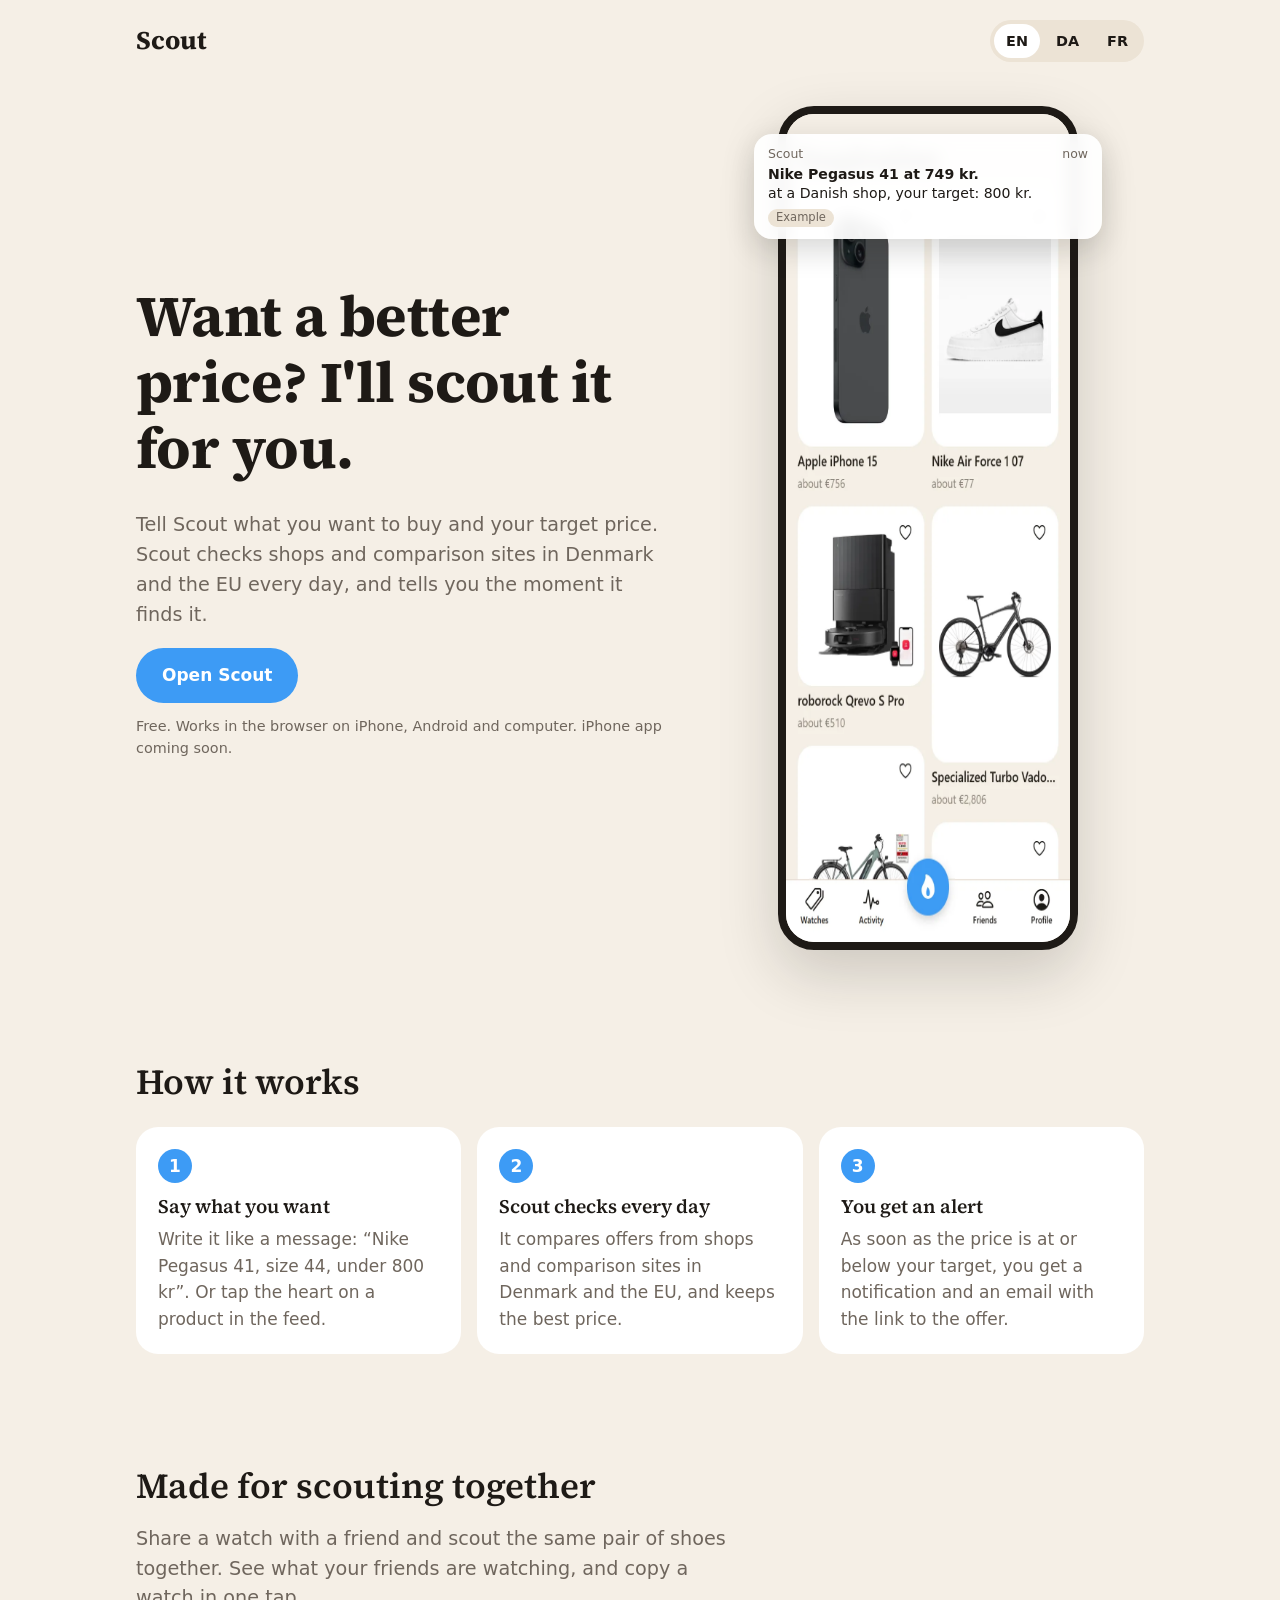
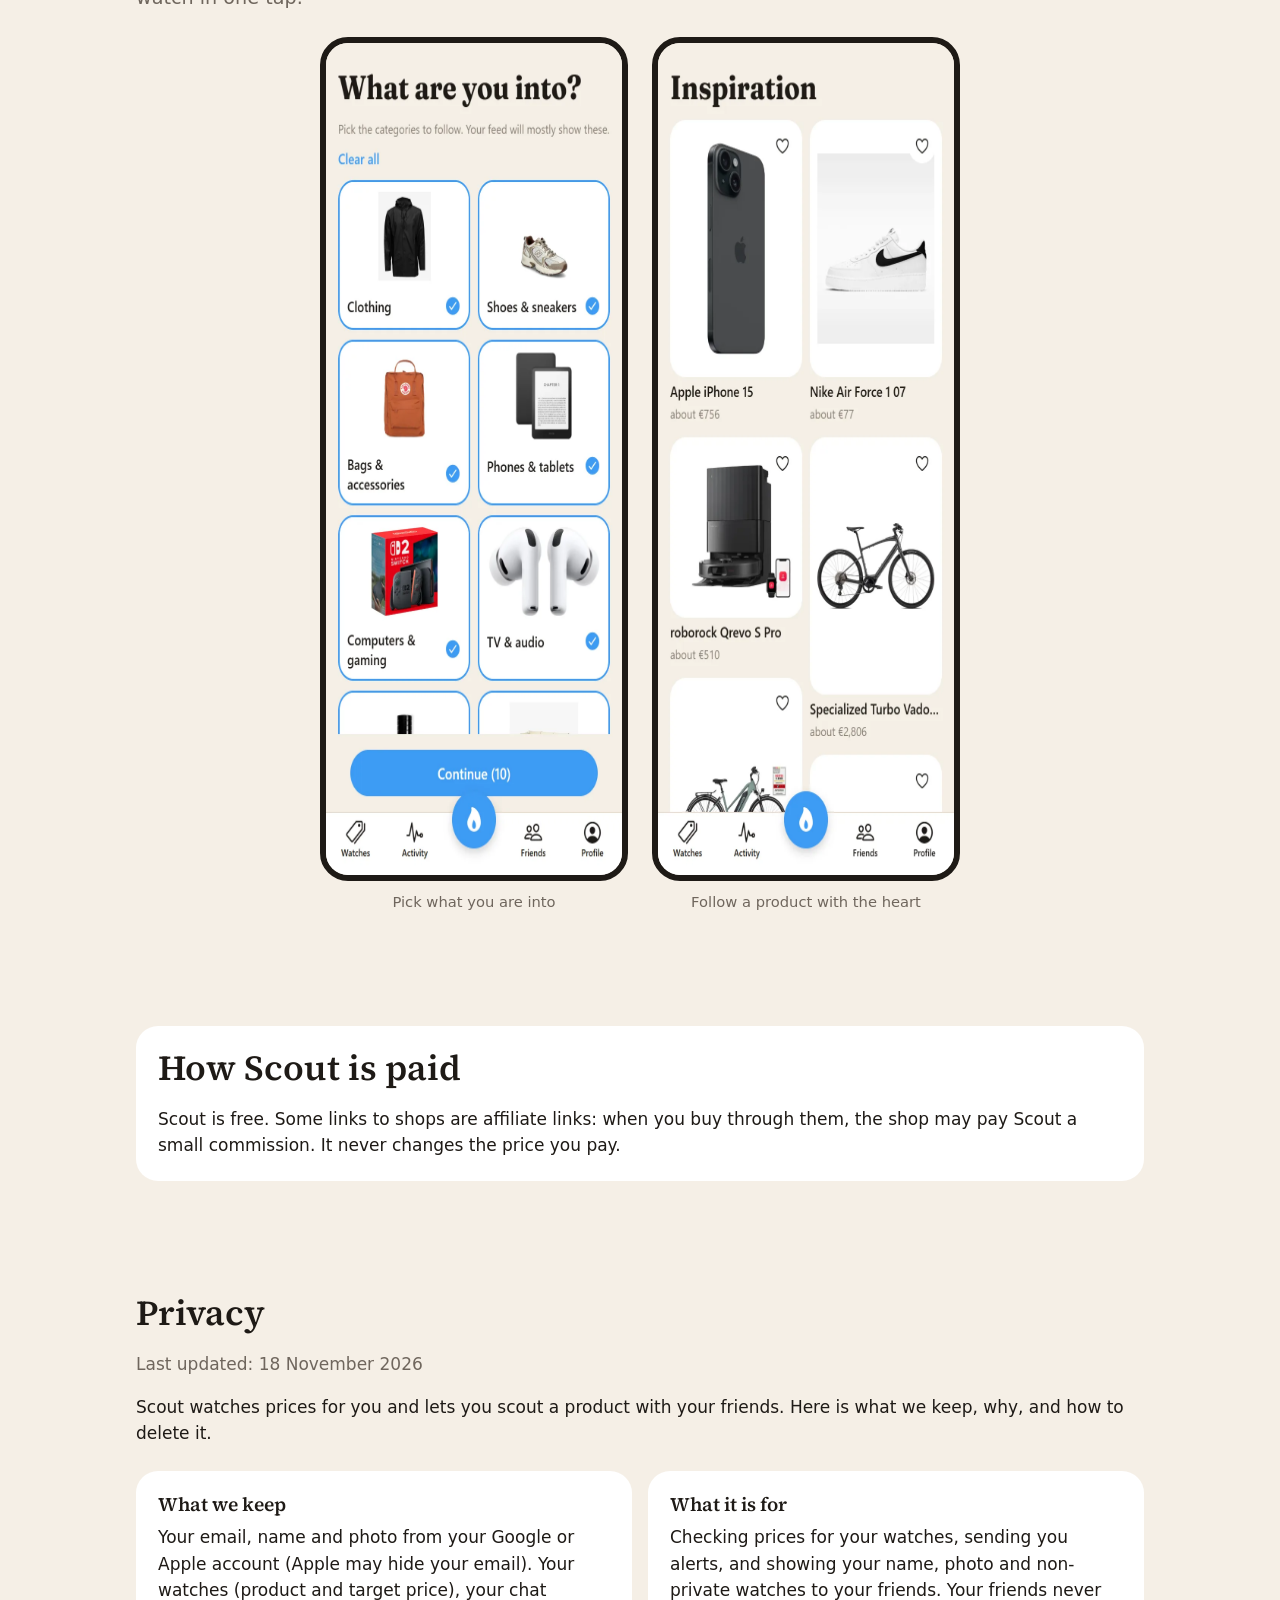
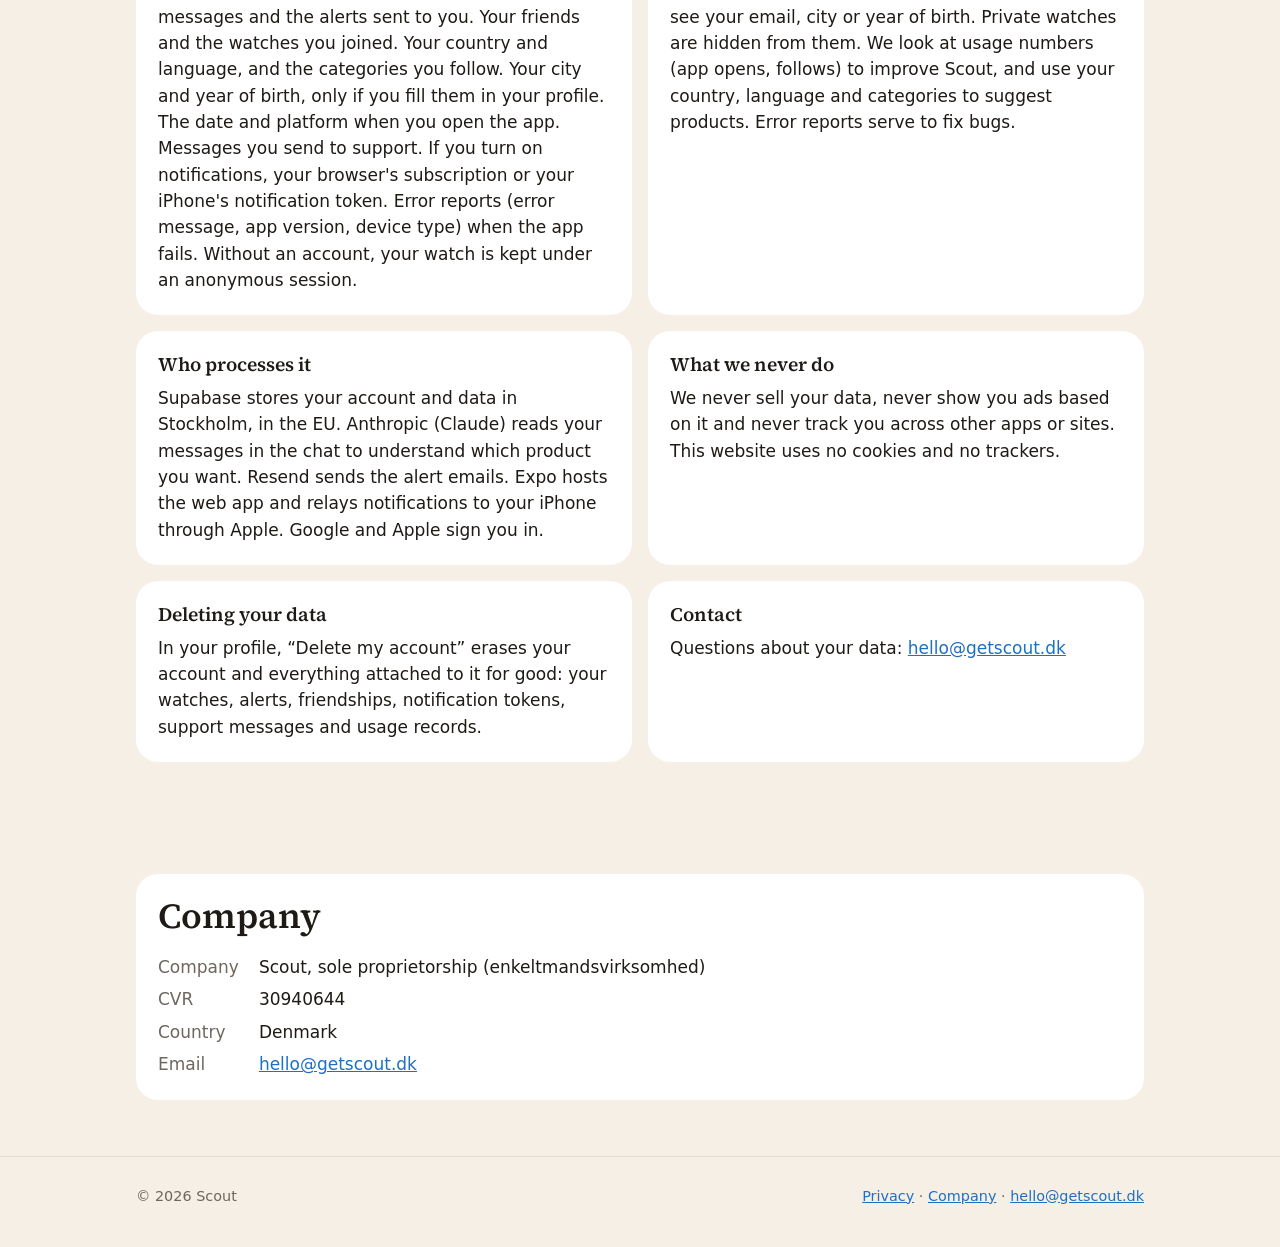
<file: index.html>
<!doctype html>
<html lang="en">
<head>
  <meta charset="utf-8">
  <meta name="viewport" content="width=device-width, initial-scale=1">
  <title>Scout · Price alerts for what you want to buy</title>
  <meta name="description" content="Tell Scout what you want to buy and your target price. Scout scouts for it every day in Denmark and the EU and alerts you the moment it finds it.">
  <link rel="canonical" href="https://getscout.dk/">
  <link rel="alternate" hreflang="en" href="https://getscout.dk/">
  <link rel="alternate" hreflang="da" href="https://getscout.dk/da/">
  <link rel="alternate" hreflang="fr" href="https://getscout.dk/fr/">
  <link rel="alternate" hreflang="x-default" href="https://getscout.dk/">
  <meta property="og:title" content="Scout · Price alerts for what you want to buy">
  <meta property="og:description" content="Say what you want and your target price. Scout scouts for it every day and tells you.">
  <meta property="og:image" content="https://getscout.dk/assets/img/en-feed.webp">
  <meta name="theme-color" content="#F5EFE6">
  <link rel="icon" href="assets/favicon.svg" type="image/svg+xml">
  <link rel="stylesheet" href="assets/style.css">
</head>
<body>
  <header class="wrap top">
    <a class="brand" href="./">Scout</a>
    <nav class="langs" aria-label="Language">
      <a href="./" hreflang="en" aria-current="page">EN</a>
      <a href="da/" hreflang="da">DA</a>
      <a href="fr/" hreflang="fr">FR</a>
    </nav>
  </header>

  <main>
    <section class="wrap hero">
      <div>
        <h1>Want a better price? I'll scout it for you.</h1>
        <p class="lead">Tell Scout what you want to buy and your target price. Scout checks shops and comparison sites in Denmark and the EU every day, and tells you the moment it finds it.</p>
        <a class="button" href="https://scout-jt.expo.app">Open Scout</a>
        <p class="note">Free. Works in the browser on iPhone, Android and computer. iPhone app coming soon.</p>
      </div>
      <div class="phone">
        <img src="assets/img/en-feed.webp" width="390" height="844" alt="The Scout feed: popular products with their usual price and a heart to follow them">
        <div class="alert" aria-label="Example alert">
          <div class="meta"><span>Scout</span><span>now</span></div>
          <b>Nike Pegasus 41 at 749 kr.</b>
          at a Danish shop, your target: 800 kr.
          <span class="tag">Example</span>
        </div>
      </div>
    </section>

    <section class="wrap">
      <h2>How it works</h2>
      <ol class="steps">
        <li><h3>Say what you want</h3><p>Write it like a message: “Nike Pegasus 41, size 44, under 800 kr”. Or tap the heart on a product in the feed.</p></li>
        <li><h3>Scout checks every day</h3><p>It compares offers from shops and comparison sites in Denmark and the EU, and keeps the best price.</p></li>
        <li><h3>You get an alert</h3><p>As soon as the price is at or below your target, you get a notification and an email with the link to the offer.</p></li>
      </ol>
    </section>

    <section class="wrap">
      <h2>Made for scouting together</h2>
      <p class="lead">Share a watch with a friend and scout the same pair of shoes together. See what your friends are watching, and copy a watch in one tap.</p>
      <div class="screens">
        <figure>
          <img src="assets/img/en-categories.webp" width="390" height="844" loading="lazy" alt="Choosing categories on first launch">
          <figcaption>Pick what you are into</figcaption>
        </figure>
        <figure>
          <img src="assets/img/en-feed.webp" width="390" height="844" loading="lazy" alt="The feed of popular products">
          <figcaption>Follow a product with the heart</figcaption>
        </figure>
      </div>
    </section>

    <section class="wrap" id="affiliate">
      <div class="card">
        <h2>How Scout is paid</h2>
        <p>Scout is free. Some links to shops are affiliate links: when you buy through them, the shop may pay Scout a small commission. It never changes the price you pay.</p>
      </div>
    </section>

    <section class="wrap" id="privacy">
      <h2>Privacy</h2>
      <p class="muted">Last updated: 18 November 2026</p>
      <p>Scout watches prices for you and lets you scout a product with your friends. Here is what we keep, why, and how to delete it.</p>
      <div class="cards">
        <div class="card"><h3>What we keep</h3><p>Your email, name and photo from your Google or Apple account (Apple may hide your email). Your watches (product and target price), your chat messages and the alerts sent to you. Your friends and the watches you joined. Your country and language, and the categories you follow. Your city and year of birth, only if you fill them in your profile. The date and platform when you open the app. Messages you send to support. If you turn on notifications, your browser's subscription or your iPhone's notification token. Error reports (error message, app version, device type) when the app fails. Without an account, your watch is kept under an anonymous session.</p></div>
        <div class="card"><h3>What it is for</h3><p>Checking prices for your watches, sending you alerts, and showing your name, photo and non-private watches to your friends. Your friends never see your email, city or year of birth. Private watches are hidden from them. We look at usage numbers (app opens, follows) to improve Scout, and use your country, language and categories to suggest products. Error reports serve to fix bugs.</p></div>
        <div class="card"><h3>Who processes it</h3><p>Supabase stores your account and data in Stockholm, in the EU. Anthropic (Claude) reads your messages in the chat to understand which product you want. Resend sends the alert emails. Expo hosts the web app and relays notifications to your iPhone through Apple. Google and Apple sign you in.</p></div>
        <div class="card"><h3>What we never do</h3><p>We never sell your data, never show you ads based on it and never track you across other apps or sites. This website uses no cookies and no trackers.</p></div>
        <div class="card"><h3>Deleting your data</h3><p>In your profile, “Delete my account” erases your account and everything attached to it for good: your watches, alerts, friendships, notification tokens, support messages and usage records.</p></div>
        <div class="card"><h3>Contact</h3><p>Questions about your data: <a href="mailto:hello@getscout.dk">hello@getscout.dk</a></p></div>
      </div>
    </section>

    <section class="wrap legal" id="legal">
      <div class="card">
        <h2>Company</h2>
        <dl>
          <dt>Company</dt><dd>Scout, sole proprietorship (enkeltmandsvirksomhed)</dd>
          <dt>CVR</dt><dd>30940644</dd>
          <dt>Country</dt><dd>Denmark</dd>
          <dt>Email</dt><dd><a href="mailto:hello@getscout.dk">hello@getscout.dk</a></dd>
        </dl>
      </div>
    </section>
  </main>

  <footer>
    <div class="wrap">
      <span>© 2026 Scout</span>
      <span><a href="#privacy">Privacy</a> · <a href="#legal">Company</a> · <a href="mailto:hello@getscout.dk">hello@getscout.dk</a></span>
    </div>
  </footer>
</body>
</html>
</file>
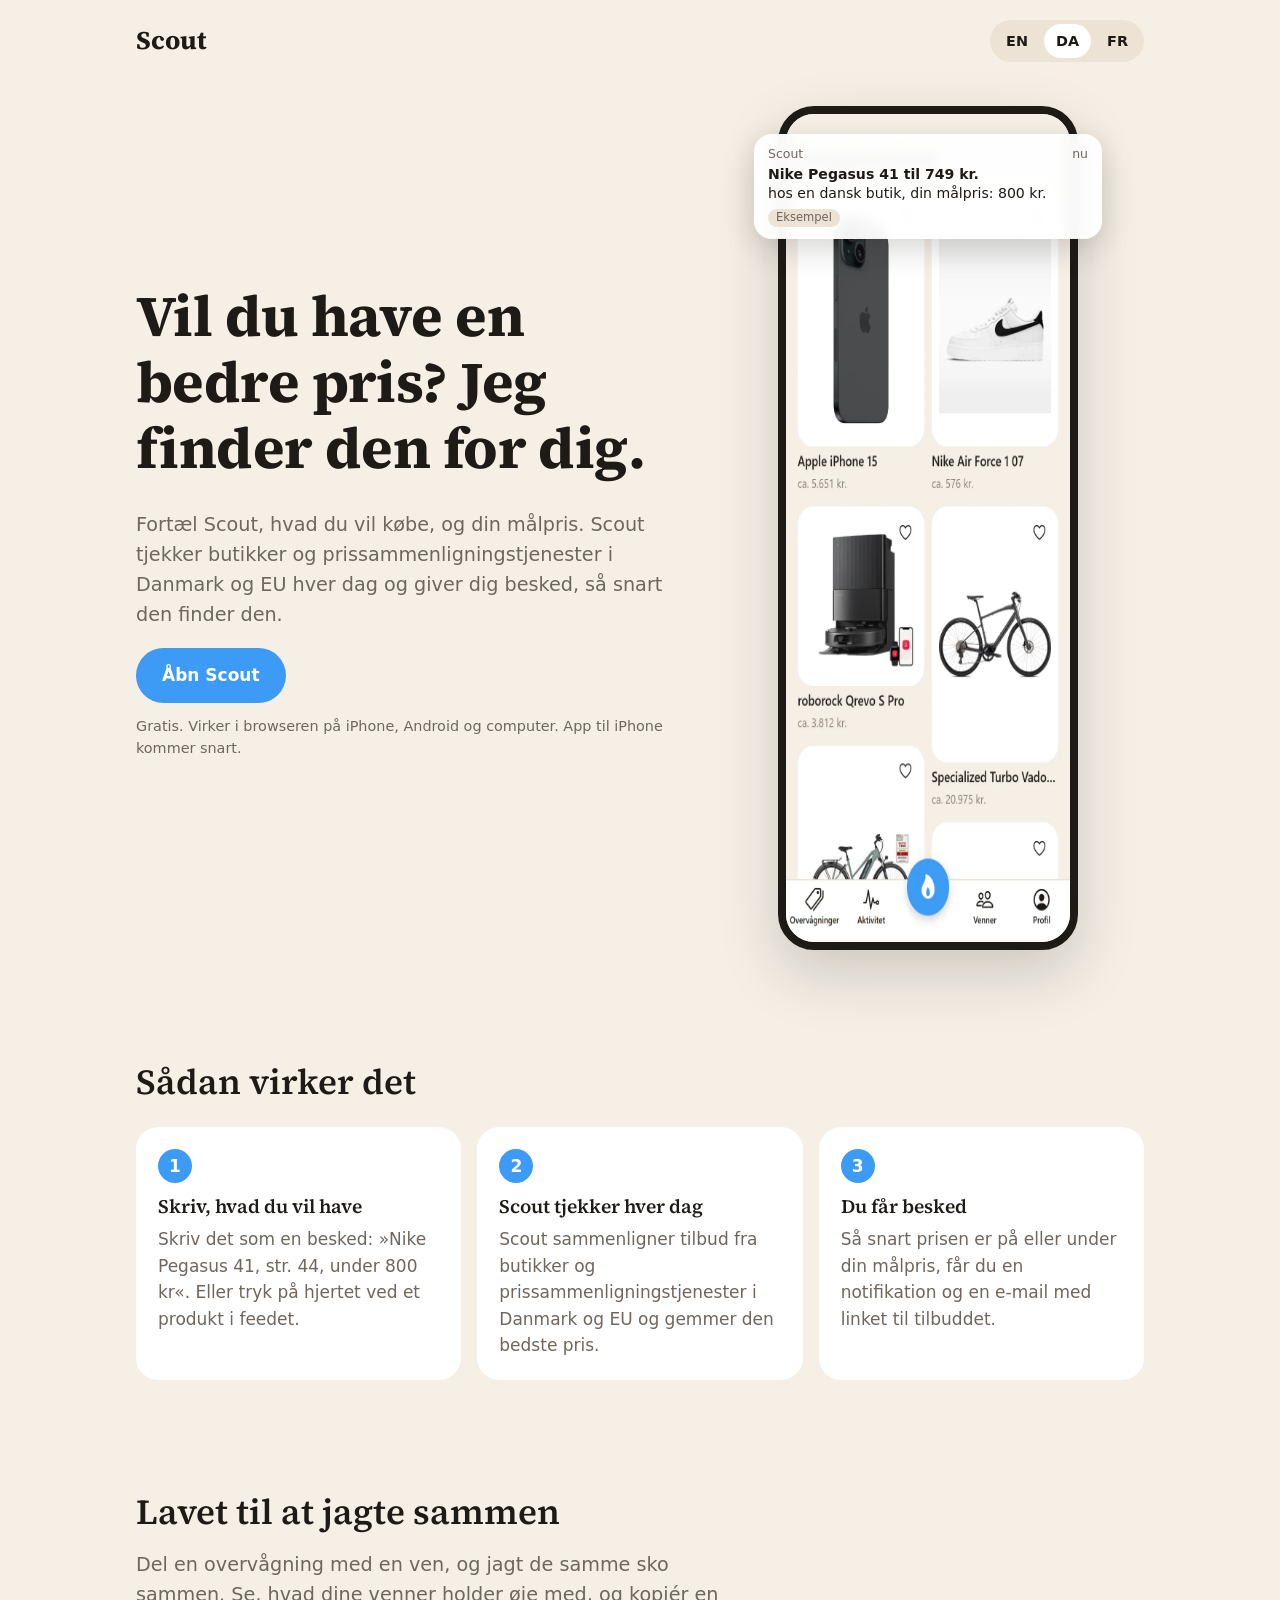
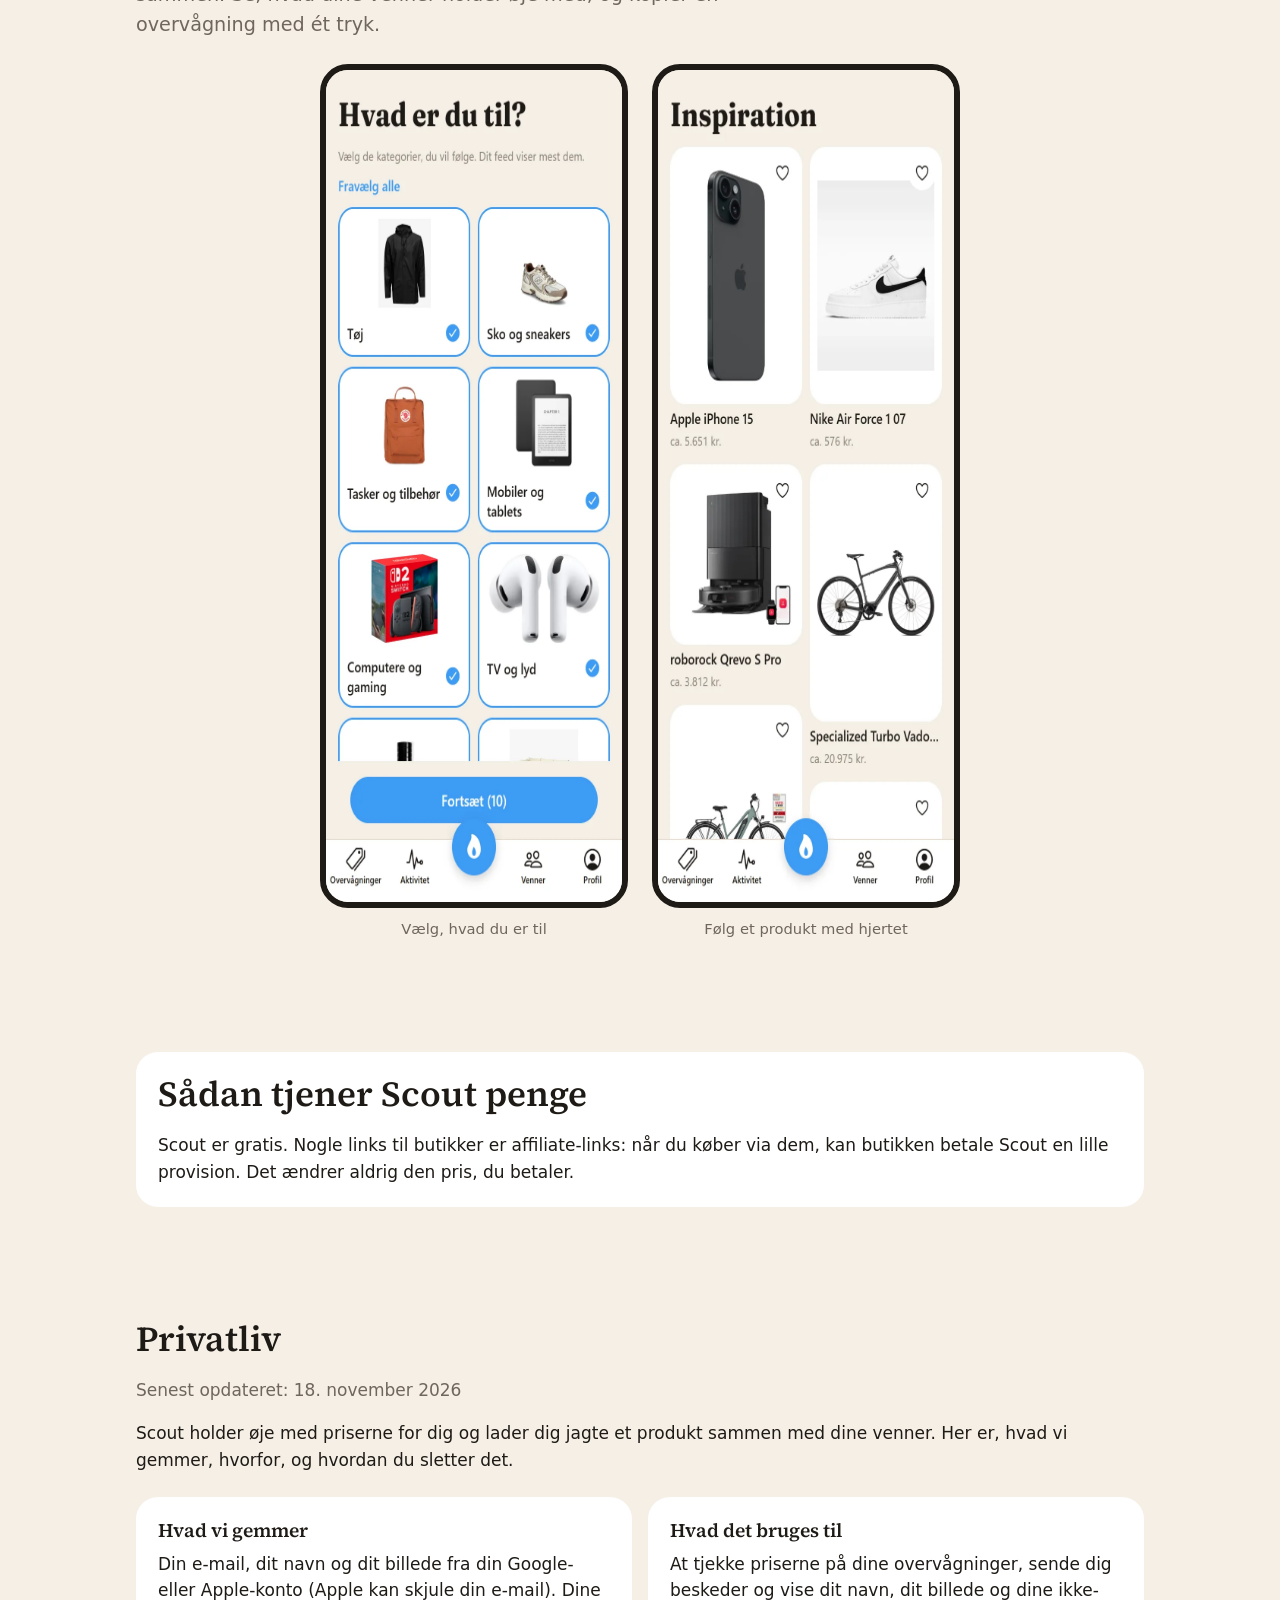
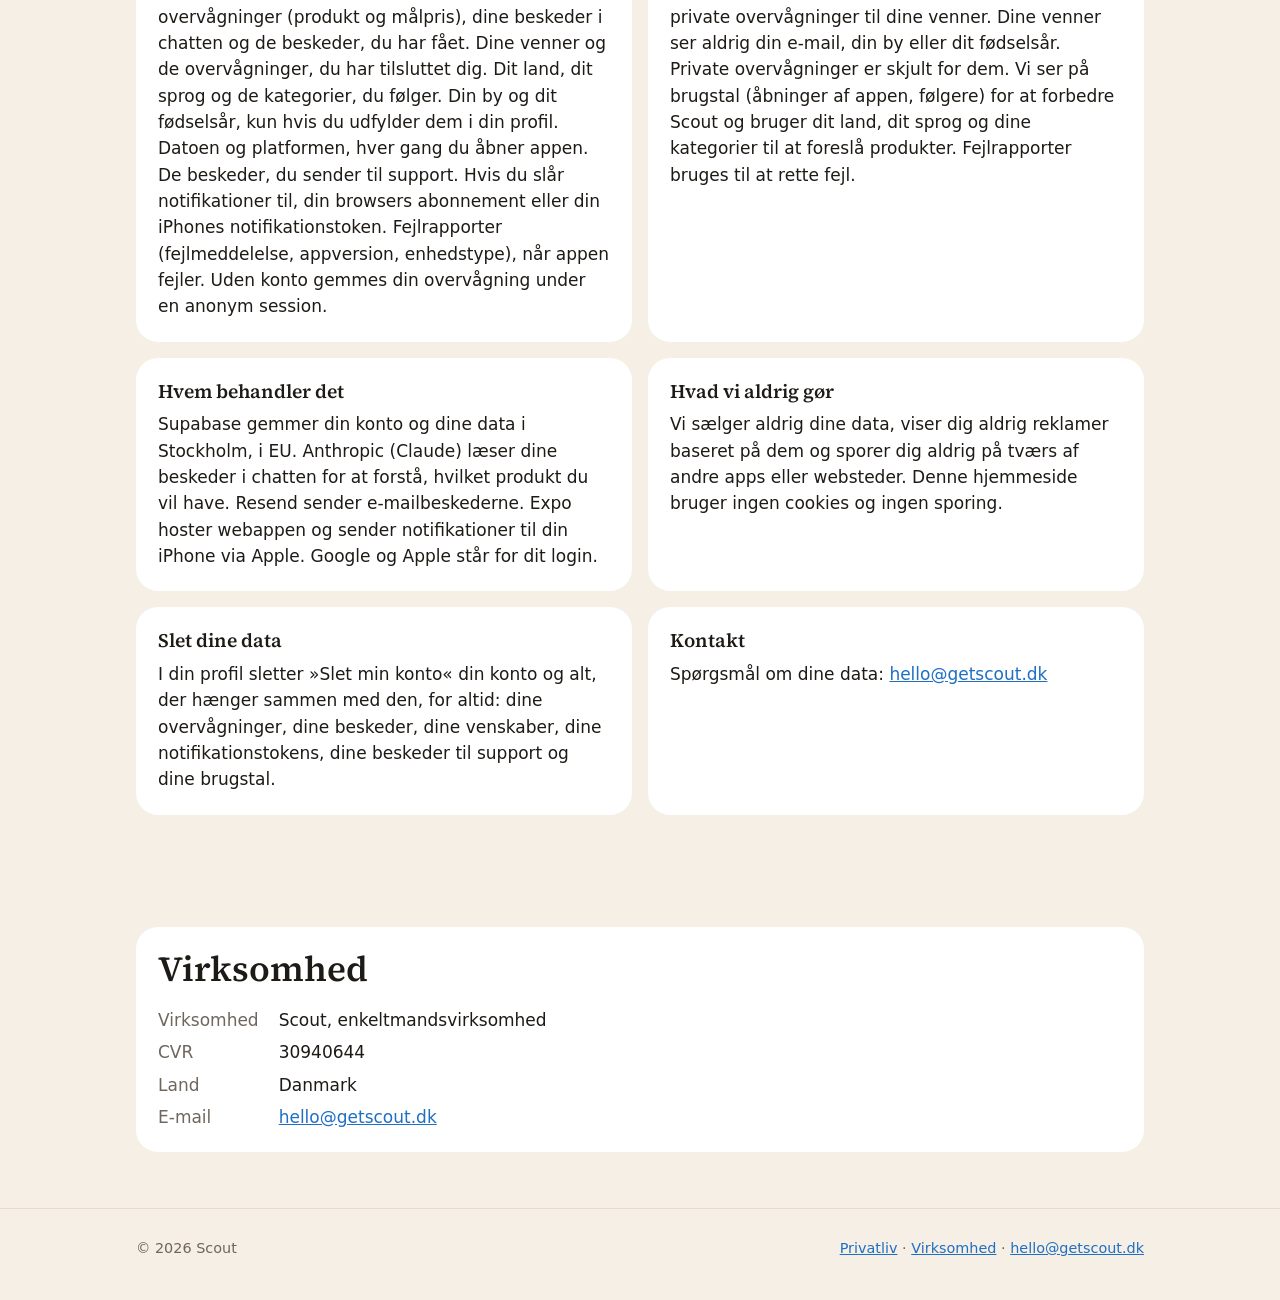
<file: da/index.html>
<!doctype html>
<html lang="da">
<head>
  <meta charset="utf-8">
  <meta name="viewport" content="width=device-width, initial-scale=1">
  <title>Scout · Prisalarmer på det, du vil købe</title>
  <meta name="description" content="Fortæl Scout, hvad du vil købe, og din målpris. Scout jagter den hver dag i Danmark og EU og giver dig besked, så snart den finder den.">
  <link rel="canonical" href="https://getscout.dk/da/">
  <link rel="alternate" hreflang="en" href="https://getscout.dk/">
  <link rel="alternate" hreflang="da" href="https://getscout.dk/da/">
  <link rel="alternate" hreflang="fr" href="https://getscout.dk/fr/">
  <link rel="alternate" hreflang="x-default" href="https://getscout.dk/">
  <meta property="og:title" content="Scout · Prisalarmer på det, du vil købe">
  <meta property="og:description" content="Skriv, hvad du vil have, og din målpris. Scout jagter den hver dag og giver dig besked.">
  <meta property="og:image" content="https://getscout.dk/assets/img/da-feed.webp">
  <meta name="theme-color" content="#F5EFE6">
  <link rel="icon" href="../assets/favicon.svg" type="image/svg+xml">
  <link rel="stylesheet" href="../assets/style.css">
</head>
<body>
  <header class="wrap top">
    <a class="brand" href="./">Scout</a>
    <nav class="langs" aria-label="Sprog">
      <a href="../" hreflang="en">EN</a>
      <a href="./" hreflang="da" aria-current="page">DA</a>
      <a href="../fr/" hreflang="fr">FR</a>
    </nav>
  </header>

  <main>
    <section class="wrap hero">
      <div>
        <h1>Vil du have en bedre pris? Jeg finder den for dig.</h1>
        <p class="lead">Fortæl Scout, hvad du vil købe, og din målpris. Scout tjekker butikker og prissammenligningstjenester i Danmark og EU hver dag og giver dig besked, så snart den finder den.</p>
        <a class="button" href="https://scout-jt.expo.app">Åbn Scout</a>
        <p class="note">Gratis. Virker i browseren på iPhone, Android og computer. App til iPhone kommer snart.</p>
      </div>
      <div class="phone">
        <img src="../assets/img/da-feed.webp" width="390" height="844" alt="Scouts feed: populære produkter med deres normale pris og et hjerte til at følge dem">
        <div class="alert" aria-label="Eksempel på en besked">
          <div class="meta"><span>Scout</span><span>nu</span></div>
          <b>Nike Pegasus 41 til 749 kr.</b>
          hos en dansk butik, din målpris: 800 kr.
          <span class="tag">Eksempel</span>
        </div>
      </div>
    </section>

    <section class="wrap">
      <h2>Sådan virker det</h2>
      <ol class="steps">
        <li><h3>Skriv, hvad du vil have</h3><p>Skriv det som en besked: »Nike Pegasus 41, str. 44, under 800 kr«. Eller tryk på hjertet ved et produkt i feedet.</p></li>
        <li><h3>Scout tjekker hver dag</h3><p>Scout sammenligner tilbud fra butikker og prissammenligningstjenester i Danmark og EU og gemmer den bedste pris.</p></li>
        <li><h3>Du får besked</h3><p>Så snart prisen er på eller under din målpris, får du en notifikation og en e-mail med linket til tilbuddet.</p></li>
      </ol>
    </section>

    <section class="wrap">
      <h2>Lavet til at jagte sammen</h2>
      <p class="lead">Del en overvågning med en ven, og jagt de samme sko sammen. Se, hvad dine venner holder øje med, og kopiér en overvågning med ét tryk.</p>
      <div class="screens">
        <figure>
          <img src="../assets/img/da-categories.webp" width="390" height="844" loading="lazy" alt="Valg af kategorier første gang appen åbnes">
          <figcaption>Vælg, hvad du er til</figcaption>
        </figure>
        <figure>
          <img src="../assets/img/da-feed.webp" width="390" height="844" loading="lazy" alt="Feedet med populære produkter">
          <figcaption>Følg et produkt med hjertet</figcaption>
        </figure>
      </div>
    </section>

    <section class="wrap" id="affiliate">
      <div class="card">
        <h2>Sådan tjener Scout penge</h2>
        <p>Scout er gratis. Nogle links til butikker er affiliate-links: når du køber via dem, kan butikken betale Scout en lille provision. Det ændrer aldrig den pris, du betaler.</p>
      </div>
    </section>

    <section class="wrap" id="privacy">
      <h2>Privatliv</h2>
      <p class="muted">Senest opdateret: 18. november 2026</p>
      <p>Scout holder øje med priserne for dig og lader dig jagte et produkt sammen med dine venner. Her er, hvad vi gemmer, hvorfor, og hvordan du sletter det.</p>
      <div class="cards">
        <div class="card"><h3>Hvad vi gemmer</h3><p>Din e-mail, dit navn og dit billede fra din Google- eller Apple-konto (Apple kan skjule din e-mail). Dine overvågninger (produkt og målpris), dine beskeder i chatten og de beskeder, du har fået. Dine venner og de overvågninger, du har tilsluttet dig. Dit land, dit sprog og de kategorier, du følger. Din by og dit fødselsår, kun hvis du udfylder dem i din profil. Datoen og platformen, hver gang du åbner appen. De beskeder, du sender til support. Hvis du slår notifikationer til, din browsers abonnement eller din iPhones notifikationstoken. Fejlrapporter (fejlmeddelelse, appversion, enhedstype), når appen fejler. Uden konto gemmes din overvågning under en anonym session.</p></div>
        <div class="card"><h3>Hvad det bruges til</h3><p>At tjekke priserne på dine overvågninger, sende dig beskeder og vise dit navn, dit billede og dine ikke-private overvågninger til dine venner. Dine venner ser aldrig din e-mail, din by eller dit fødselsår. Private overvågninger er skjult for dem. Vi ser på brugstal (åbninger af appen, følgere) for at forbedre Scout og bruger dit land, dit sprog og dine kategorier til at foreslå produkter. Fejlrapporter bruges til at rette fejl.</p></div>
        <div class="card"><h3>Hvem behandler det</h3><p>Supabase gemmer din konto og dine data i Stockholm, i EU. Anthropic (Claude) læser dine beskeder i chatten for at forstå, hvilket produkt du vil have. Resend sender e-mailbeskederne. Expo hoster webappen og sender notifikationer til din iPhone via Apple. Google og Apple står for dit login.</p></div>
        <div class="card"><h3>Hvad vi aldrig gør</h3><p>Vi sælger aldrig dine data, viser dig aldrig reklamer baseret på dem og sporer dig aldrig på tværs af andre apps eller websteder. Denne hjemmeside bruger ingen cookies og ingen sporing.</p></div>
        <div class="card"><h3>Slet dine data</h3><p>I din profil sletter »Slet min konto« din konto og alt, der hænger sammen med den, for altid: dine overvågninger, dine beskeder, dine venskaber, dine notifikationstokens, dine beskeder til support og dine brugstal.</p></div>
        <div class="card"><h3>Kontakt</h3><p>Spørgsmål om dine data: <a href="mailto:hello@getscout.dk">hello@getscout.dk</a></p></div>
      </div>
    </section>

    <section class="wrap legal" id="legal">
      <div class="card">
        <h2>Virksomhed</h2>
        <dl>
          <dt>Virksomhed</dt><dd>Scout, enkeltmandsvirksomhed</dd>
          <dt>CVR</dt><dd>30940644</dd>
          <dt>Land</dt><dd>Danmark</dd>
          <dt>E-mail</dt><dd><a href="mailto:hello@getscout.dk">hello@getscout.dk</a></dd>
        </dl>
      </div>
    </section>
  </main>

  <footer>
    <div class="wrap">
      <span>© 2026 Scout</span>
      <span><a href="#privacy">Privatliv</a> · <a href="#legal">Virksomhed</a> · <a href="mailto:hello@getscout.dk">hello@getscout.dk</a></span>
    </div>
  </footer>
</body>
</html>
</file>
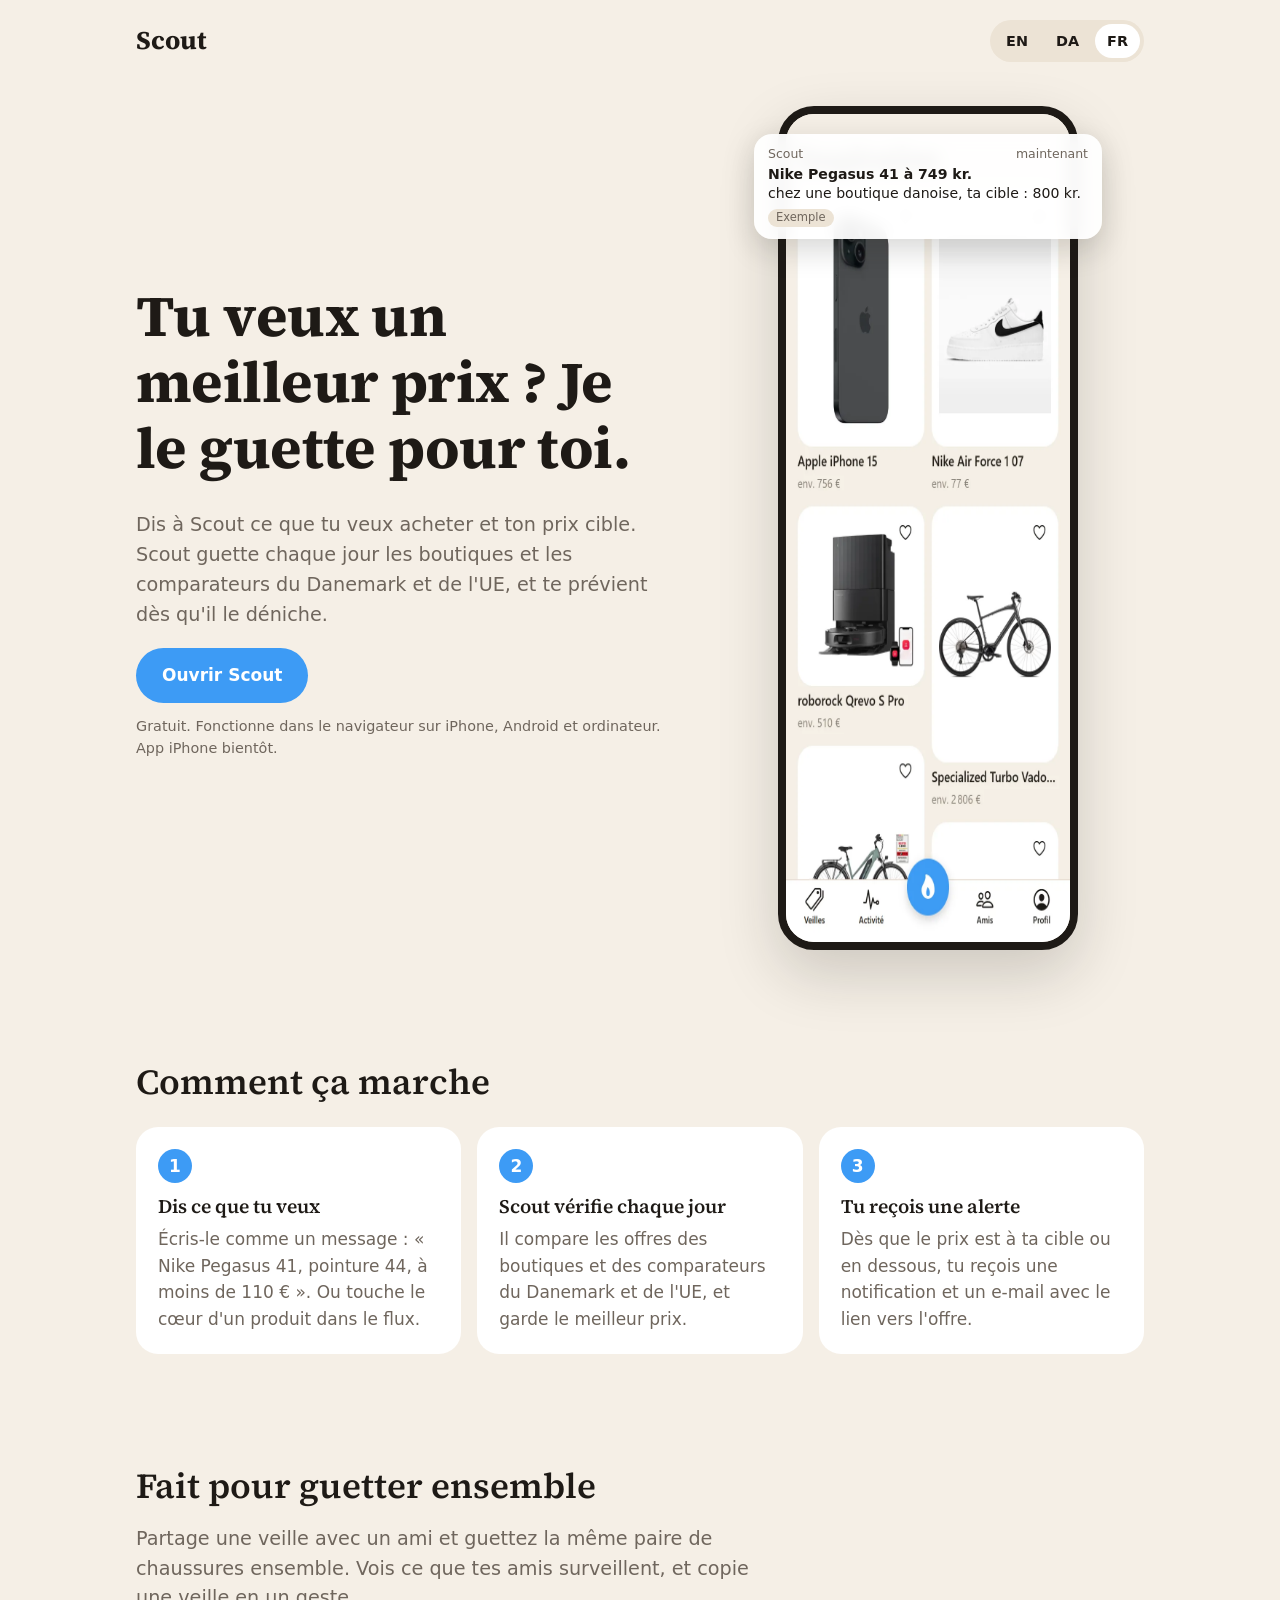
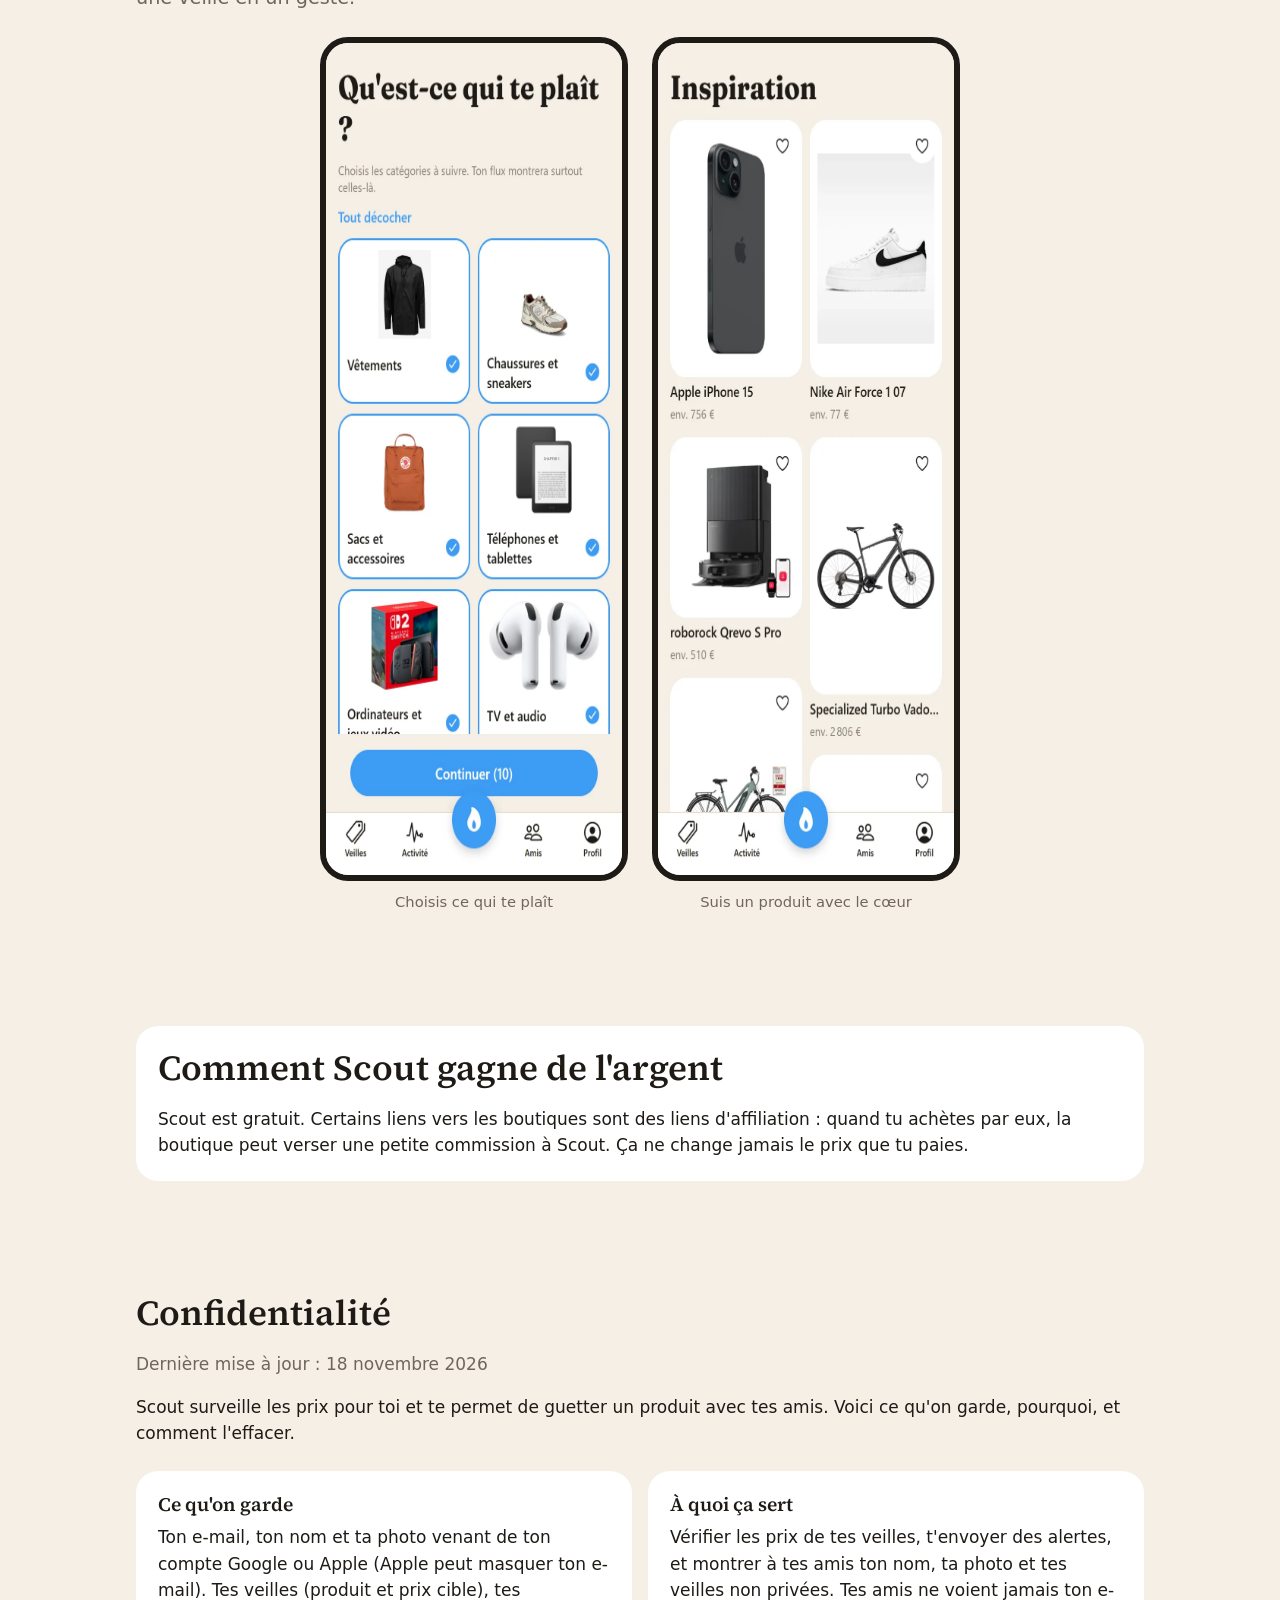
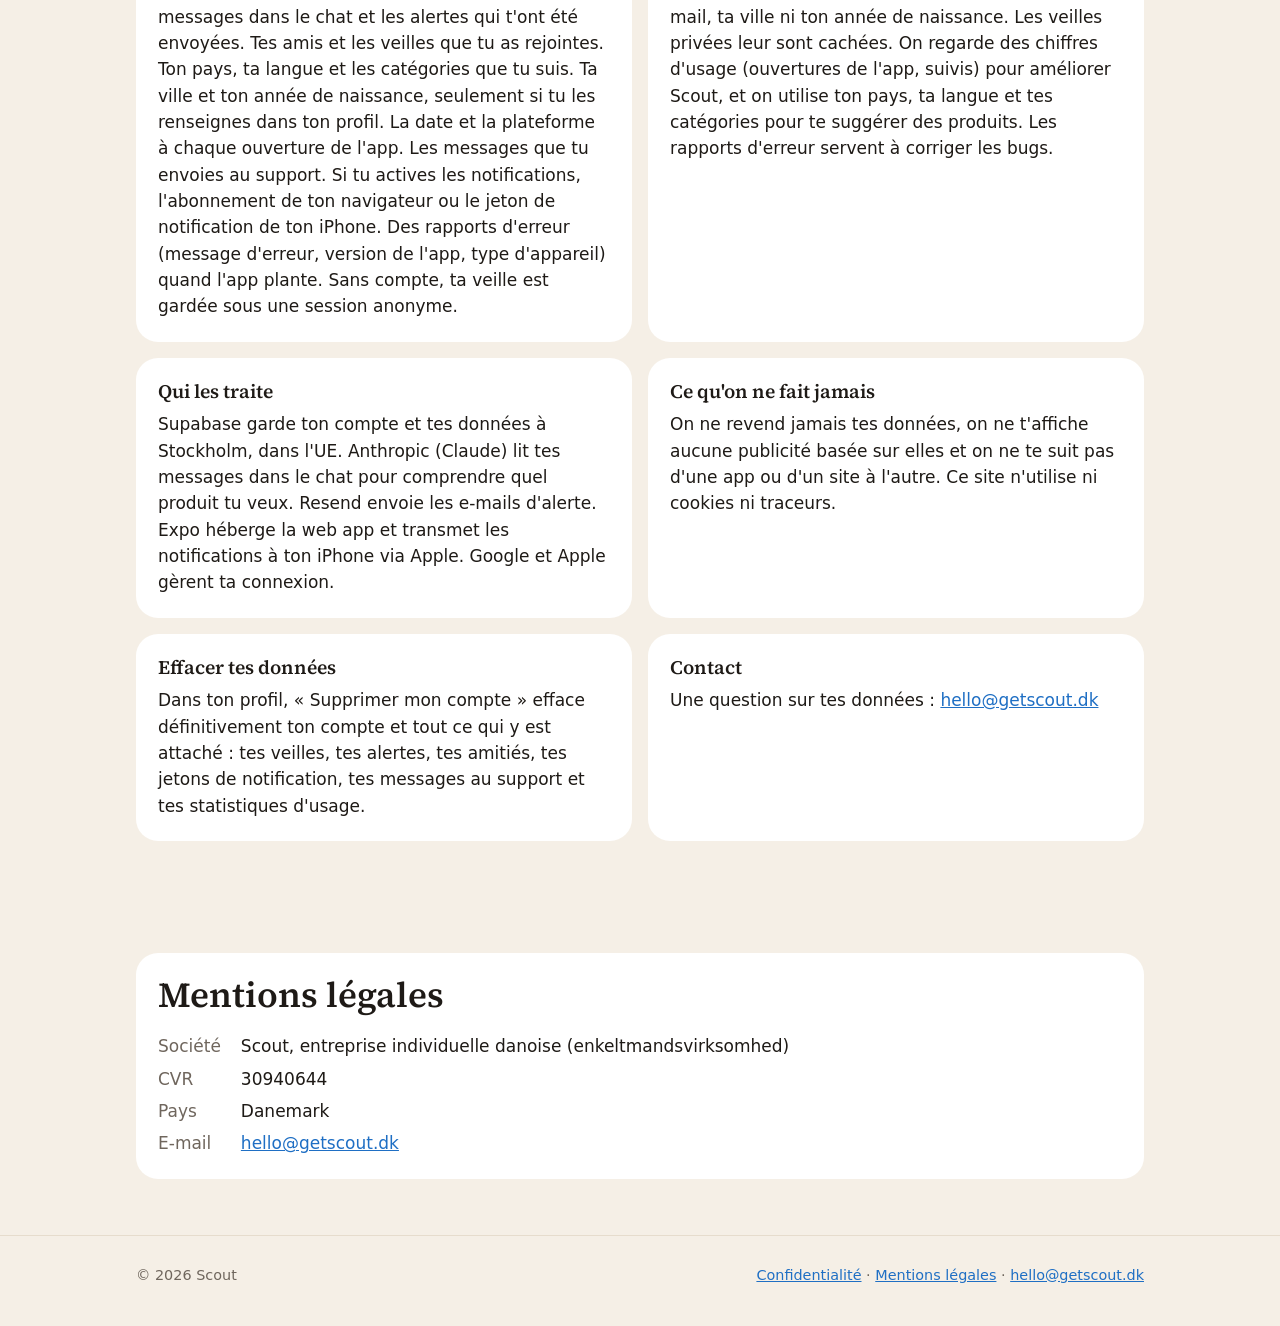
<file: fr/index.html>
<!doctype html>
<html lang="fr">
<head>
  <meta charset="utf-8">
  <meta name="viewport" content="width=device-width, initial-scale=1">
  <title>Scout · Alertes de prix sur ce que tu veux acheter</title>
  <meta name="description" content="Dis à Scout ce que tu veux acheter et ton prix cible. Scout le guette chaque jour au Danemark et dans l'UE et te prévient dès qu'il le déniche.">
  <link rel="canonical" href="https://getscout.dk/fr/">
  <link rel="alternate" hreflang="en" href="https://getscout.dk/">
  <link rel="alternate" hreflang="da" href="https://getscout.dk/da/">
  <link rel="alternate" hreflang="fr" href="https://getscout.dk/fr/">
  <link rel="alternate" hreflang="x-default" href="https://getscout.dk/">
  <meta property="og:title" content="Scout · Alertes de prix sur ce que tu veux acheter">
  <meta property="og:description" content="Dis ce que tu veux et ton prix cible. Scout le guette chaque jour et te prévient.">
  <meta property="og:image" content="https://getscout.dk/assets/img/fr-feed.webp">
  <meta name="theme-color" content="#F5EFE6">
  <link rel="icon" href="../assets/favicon.svg" type="image/svg+xml">
  <link rel="stylesheet" href="../assets/style.css">
</head>
<body>
  <header class="wrap top">
    <a class="brand" href="./">Scout</a>
    <nav class="langs" aria-label="Langue">
      <a href="../" hreflang="en">EN</a>
      <a href="../da/" hreflang="da">DA</a>
      <a href="./" hreflang="fr" aria-current="page">FR</a>
    </nav>
  </header>

  <main>
    <section class="wrap hero">
      <div>
        <h1>Tu veux un meilleur prix ? Je le guette pour toi.</h1>
        <p class="lead">Dis à Scout ce que tu veux acheter et ton prix cible. Scout guette chaque jour les boutiques et les comparateurs du Danemark et de l'UE, et te prévient dès qu'il le déniche.</p>
        <a class="button" href="https://scout-jt.expo.app">Ouvrir Scout</a>
        <p class="note">Gratuit. Fonctionne dans le navigateur sur iPhone, Android et ordinateur. App iPhone bientôt.</p>
      </div>
      <div class="phone">
        <img src="../assets/img/fr-feed.webp" width="390" height="844" alt="Le flux de Scout : des produits populaires avec leur prix habituel et un cœur pour les suivre">
        <div class="alert" aria-label="Exemple d'alerte">
          <div class="meta"><span>Scout</span><span>maintenant</span></div>
          <b>Nike Pegasus 41 à 749 kr.</b>
          chez une boutique danoise, ta cible : 800 kr.
          <span class="tag">Exemple</span>
        </div>
      </div>
    </section>

    <section class="wrap">
      <h2>Comment ça marche</h2>
      <ol class="steps">
        <li><h3>Dis ce que tu veux</h3><p>Écris-le comme un message : « Nike Pegasus 41, pointure 44, à moins de 110 € ». Ou touche le cœur d'un produit dans le flux.</p></li>
        <li><h3>Scout vérifie chaque jour</h3><p>Il compare les offres des boutiques et des comparateurs du Danemark et de l'UE, et garde le meilleur prix.</p></li>
        <li><h3>Tu reçois une alerte</h3><p>Dès que le prix est à ta cible ou en dessous, tu reçois une notification et un e-mail avec le lien vers l'offre.</p></li>
      </ol>
    </section>

    <section class="wrap">
      <h2>Fait pour guetter ensemble</h2>
      <p class="lead">Partage une veille avec un ami et guettez la même paire de chaussures ensemble. Vois ce que tes amis surveillent, et copie une veille en un geste.</p>
      <div class="screens">
        <figure>
          <img src="../assets/img/fr-categories.webp" width="390" height="844" loading="lazy" alt="Le choix des catégories à la première ouverture">
          <figcaption>Choisis ce qui te plaît</figcaption>
        </figure>
        <figure>
          <img src="../assets/img/fr-feed.webp" width="390" height="844" loading="lazy" alt="Le flux des produits populaires">
          <figcaption>Suis un produit avec le cœur</figcaption>
        </figure>
      </div>
    </section>

    <section class="wrap" id="affiliate">
      <div class="card">
        <h2>Comment Scout gagne de l'argent</h2>
        <p>Scout est gratuit. Certains liens vers les boutiques sont des liens d'affiliation : quand tu achètes par eux, la boutique peut verser une petite commission à Scout. Ça ne change jamais le prix que tu paies.</p>
      </div>
    </section>

    <section class="wrap" id="privacy">
      <h2>Confidentialité</h2>
      <p class="muted">Dernière mise à jour : 18 novembre 2026</p>
      <p>Scout surveille les prix pour toi et te permet de guetter un produit avec tes amis. Voici ce qu'on garde, pourquoi, et comment l'effacer.</p>
      <div class="cards">
        <div class="card"><h3>Ce qu'on garde</h3><p>Ton e-mail, ton nom et ta photo venant de ton compte Google ou Apple (Apple peut masquer ton e-mail). Tes veilles (produit et prix cible), tes messages dans le chat et les alertes qui t'ont été envoyées. Tes amis et les veilles que tu as rejointes. Ton pays, ta langue et les catégories que tu suis. Ta ville et ton année de naissance, seulement si tu les renseignes dans ton profil. La date et la plateforme à chaque ouverture de l'app. Les messages que tu envoies au support. Si tu actives les notifications, l'abonnement de ton navigateur ou le jeton de notification de ton iPhone. Des rapports d'erreur (message d'erreur, version de l'app, type d'appareil) quand l'app plante. Sans compte, ta veille est gardée sous une session anonyme.</p></div>
        <div class="card"><h3>À quoi ça sert</h3><p>Vérifier les prix de tes veilles, t'envoyer des alertes, et montrer à tes amis ton nom, ta photo et tes veilles non privées. Tes amis ne voient jamais ton e-mail, ta ville ni ton année de naissance. Les veilles privées leur sont cachées. On regarde des chiffres d'usage (ouvertures de l'app, suivis) pour améliorer Scout, et on utilise ton pays, ta langue et tes catégories pour te suggérer des produits. Les rapports d'erreur servent à corriger les bugs.</p></div>
        <div class="card"><h3>Qui les traite</h3><p>Supabase garde ton compte et tes données à Stockholm, dans l'UE. Anthropic (Claude) lit tes messages dans le chat pour comprendre quel produit tu veux. Resend envoie les e-mails d'alerte. Expo héberge la web app et transmet les notifications à ton iPhone via Apple. Google et Apple gèrent ta connexion.</p></div>
        <div class="card"><h3>Ce qu'on ne fait jamais</h3><p>On ne revend jamais tes données, on ne t'affiche aucune publicité basée sur elles et on ne te suit pas d'une app ou d'un site à l'autre. Ce site n'utilise ni cookies ni traceurs.</p></div>
        <div class="card"><h3>Effacer tes données</h3><p>Dans ton profil, « Supprimer mon compte » efface définitivement ton compte et tout ce qui y est attaché : tes veilles, tes alertes, tes amitiés, tes jetons de notification, tes messages au support et tes statistiques d'usage.</p></div>
        <div class="card"><h3>Contact</h3><p>Une question sur tes données : <a href="mailto:hello@getscout.dk">hello@getscout.dk</a></p></div>
      </div>
    </section>

    <section class="wrap legal" id="legal">
      <div class="card">
        <h2>Mentions légales</h2>
        <dl>
          <dt>Société</dt><dd>Scout, entreprise individuelle danoise (enkeltmandsvirksomhed)</dd>
          <dt>CVR</dt><dd>30940644</dd>
          <dt>Pays</dt><dd>Danemark</dd>
          <dt>E-mail</dt><dd><a href="mailto:hello@getscout.dk">hello@getscout.dk</a></dd>
        </dl>
      </div>
    </section>
  </main>

  <footer>
    <div class="wrap">
      <span>© 2026 Scout</span>
      <span><a href="#privacy">Confidentialité</a> · <a href="#legal">Mentions légales</a> · <a href="mailto:hello@getscout.dk">hello@getscout.dk</a></span>
    </div>
  </footer>
</body>
</html>
</file>
<file: assets/style.css>
/* Scout public site. Same tokens as the app (scout-app/src/lib/theme.ts). */
@font-face { font-family: "Source Serif 4"; font-weight: 600; font-display: swap; src: url("fonts/SourceSerif4_600.woff2") format("woff2"); }
@font-face { font-family: "Source Serif 4"; font-weight: 700; font-display: swap; src: url("fonts/SourceSerif4_700.woff2") format("woff2"); }

:root {
  --bg: #F5EFE6;
  --card: #FFFFFF;
  --sand: #ECE3D5;
  --text: #1E1A16;
  --muted: #6F665D;
  --border: #E6DCCD;
  --accent: #3D9BF5;
  --accent-ink: #1F6FC4;
  --radius: 22px;
  --serif: "Source Serif 4", Georgia, serif;
  --sans: system-ui, -apple-system, "Segoe UI", Roboto, sans-serif;
}

* { box-sizing: border-box; }
html { -webkit-text-size-adjust: 100%; }
body { margin: 0; background: var(--bg); color: var(--text); font: 17px/1.55 var(--sans); }
img { max-width: 100%; display: block; }
a { color: var(--accent-ink); }
h1, h2, h3 { font-family: var(--serif); font-weight: 600; line-height: 1.15; margin: 0 0 .5em; }
h1 { font-weight: 700; font-size: clamp(2.3rem, 7vw, 3.6rem); letter-spacing: -.01em; }
h2 { font-size: clamp(1.6rem, 4.5vw, 2.2rem); }
h3 { font-size: 1.2rem; }
p { margin: 0 0 1em; }

.wrap { width: 100%; max-width: 1040px; margin: 0 auto; padding-left: 16px; padding-right: 16px; }
section { padding-top: 56px; padding-bottom: 56px; }

/* Header */
.top { display: flex; align-items: center; justify-content: space-between; padding-top: 20px; padding-bottom: 20px; }
.brand { font-family: var(--serif); font-weight: 700; font-size: 1.6rem; color: var(--text); text-decoration: none; }
.langs { display: flex; gap: 4px; background: var(--sand); border-radius: 999px; padding: 4px; }
.langs a { padding: 6px 12px; border-radius: 999px; color: var(--text); text-decoration: none; font-size: .9rem; font-weight: 600; }
.langs a[aria-current="page"] { background: var(--card); }

/* Hero */
.hero { display: grid; grid-template-columns: 1.1fr .9fr; gap: 48px; align-items: center; padding-top: 24px; }
.lead { font-size: 1.2rem; color: var(--muted); max-width: 32em; }
.button { display: inline-block; background: var(--accent); color: #fff; text-decoration: none; font-weight: 600; padding: 14px 26px; border-radius: 999px; }
.button:hover { background: var(--accent-ink); }
.note { font-size: .9rem; color: var(--muted); margin-top: 12px; }

/* Phone with an example alert on top */
.phone { position: relative; max-width: 300px; margin: 0 auto; }
.phone > img { border-radius: 36px; border: 8px solid var(--text); box-shadow: 0 24px 60px rgba(30, 26, 22, .18); }
.alert { position: absolute; left: -24px; right: -24px; top: 28px; background: rgba(255, 255, 255, .94); backdrop-filter: blur(8px);
  border-radius: 18px; padding: 12px 14px; box-shadow: 0 10px 30px rgba(30, 26, 22, .18); font-size: .88rem; line-height: 1.35; }
.alert b { display: block; }
.alert .meta { display: flex; justify-content: space-between; color: var(--muted); font-size: .78rem; margin-bottom: 2px; }
.alert .tag { display: inline-block; margin-top: 6px; font-size: .72rem; color: var(--muted); background: var(--sand); border-radius: 999px; padding: 1px 8px; }

/* Steps */
.steps { display: grid; grid-template-columns: repeat(3, 1fr); gap: 16px; padding: 0; margin: 24px 0 0; list-style: none; counter-reset: step; }
.steps li { background: var(--card); border-radius: var(--radius); padding: 22px; counter-increment: step; }
.steps li::before { content: counter(step); display: grid; place-items: center; width: 34px; height: 34px; border-radius: 50%;
  background: var(--accent); color: #fff; font-weight: 700; margin-bottom: 12px; }
.steps p { color: var(--muted); margin: 0; }

/* Screens */
.screens { display: grid; grid-template-columns: 1fr 1fr; gap: 24px; max-width: 640px; margin: 24px auto 0; }
.screens figure { margin: 0; }
.screens img { border-radius: 28px; border: 6px solid var(--text); }
.screens figcaption { text-align: center; color: var(--muted); font-size: .92rem; margin-top: 10px; }

/* Text blocks */
.cards { display: grid; grid-template-columns: 1fr 1fr; gap: 16px; margin-top: 24px; }
.card { background: var(--card); border-radius: var(--radius); padding: 22px; }
.card p:last-child { margin: 0; }
.muted { color: var(--muted); }
.legal dl { display: grid; grid-template-columns: max-content 1fr; gap: 6px 20px; margin: 0; }
.legal dt { color: var(--muted); }
.legal dd { margin: 0; }

footer { border-top: 1px solid var(--border); padding: 28px 0 40px; color: var(--muted); font-size: .9rem; }
footer .wrap { display: flex; flex-wrap: wrap; gap: 8px 20px; justify-content: space-between; }

@media (max-width: 760px) {
  section { padding-top: 36px; padding-bottom: 36px; }
  .hero { grid-template-columns: 1fr; gap: 40px; }
  .phone { max-width: 250px; }
  .alert { left: -16px; right: -16px; }
  .steps, .cards { grid-template-columns: 1fr; }
  .screens { gap: 14px; }
  .screens img { border-width: 4px; border-radius: 20px; }
  .legal dl { grid-template-columns: 1fr; gap: 0; }
  .legal dd { margin-bottom: 8px; }
}
</file>
